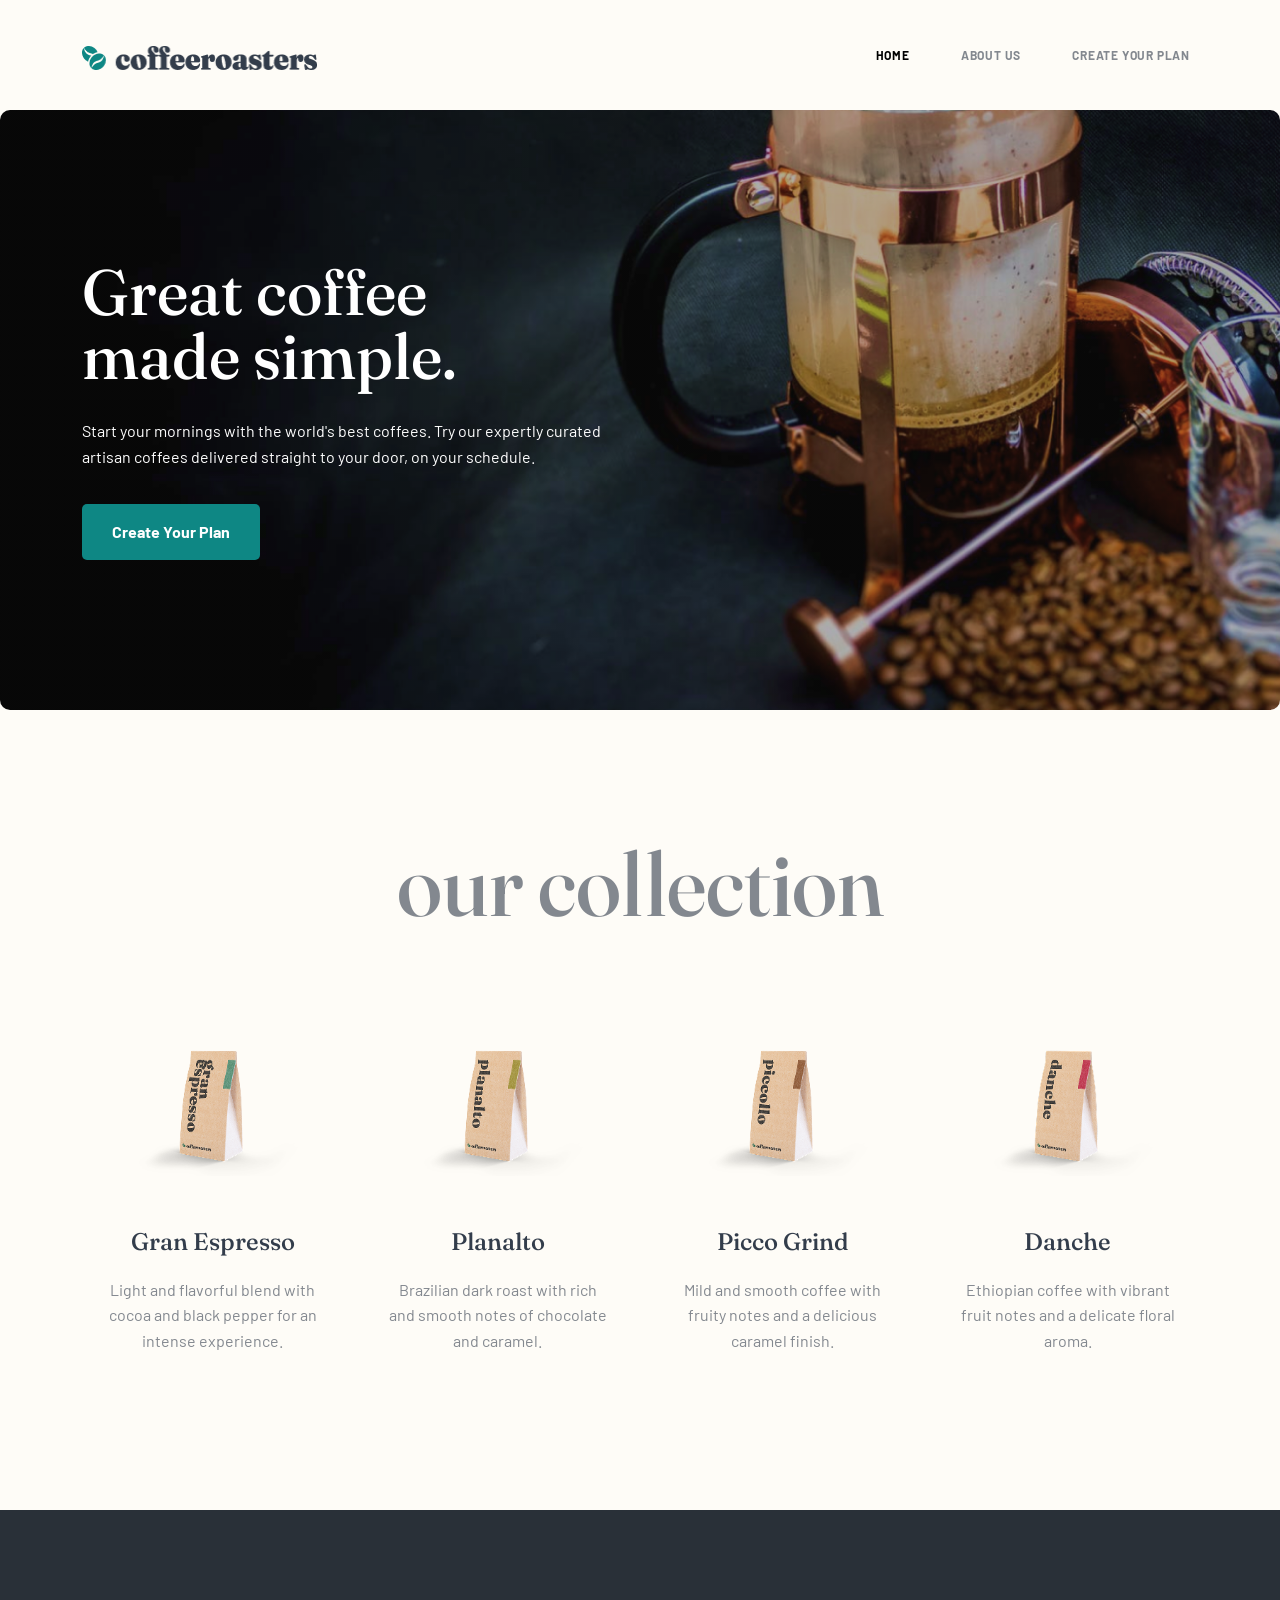
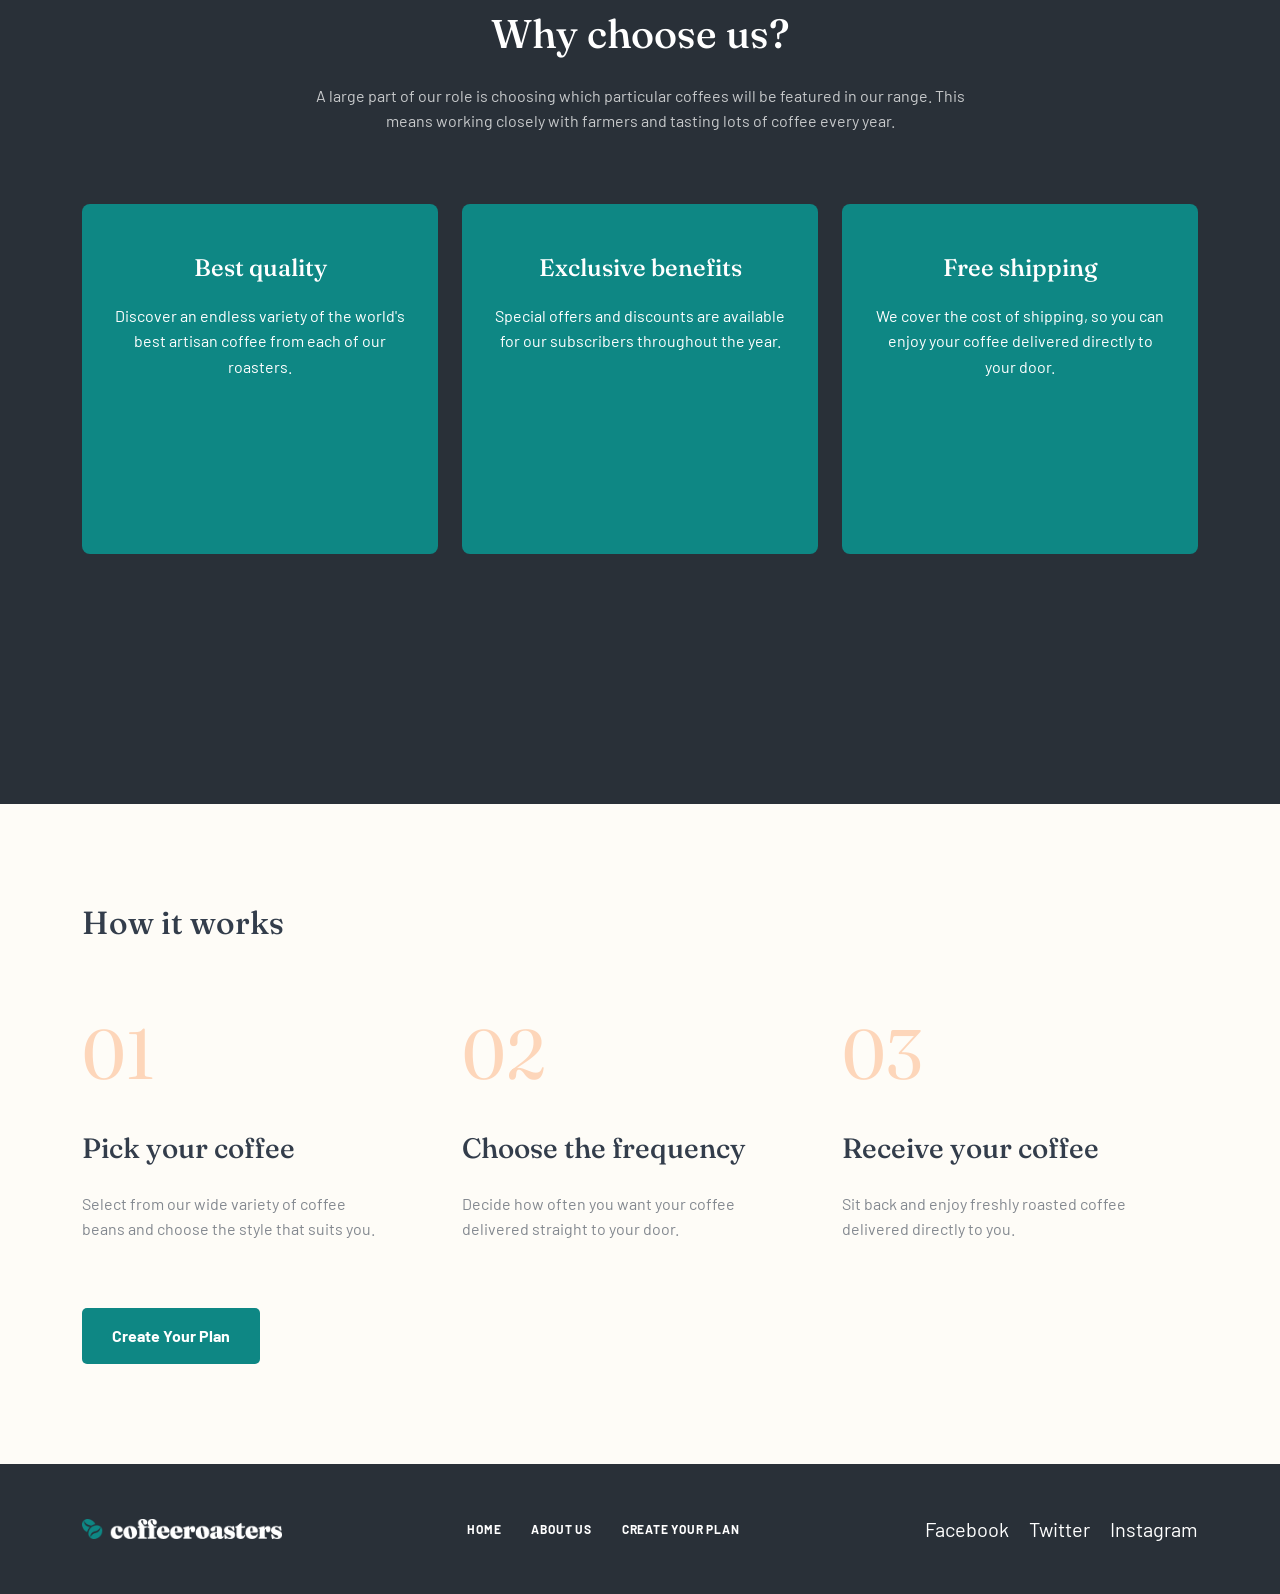
<file: index.html>
<!DOCTYPE html>
<html lang="en">

<head>
  <meta charset="UTF-8">
  <meta name="viewport" content="width=device-width, initial-scale=1.0">

  <title>Coffee Shop</title>

  <link
    href="https://cdn.jsdelivr.net/npm/bootstrap@5.3.3/dist/css/bootstrap.min.css"
    rel="stylesheet"
  >

  <link rel="preconnect" href="https://fonts.googleapis.com">
  <link rel="preconnect" href="https://fonts.gstatic.com" crossorigin>

  <link
    href="https://fonts.googleapis.com/css2?family=Barlow:wght@400;500;600;700&family=Fraunces:wght@700;900&display=swap"
    rel="stylesheet"
  >

  <link rel="stylesheet" href="./index.css">
</head>

<body>

  <nav class="navbar navbar-expand-lg">
    <div class="container">

      <a class="navbar-brand" href="./index.html">
        <img src="./Logo.png" alt="Coffee Shop Logo">
      </a>

      <button
        class="navbar-toggler"
        type="button"
        data-bs-toggle="collapse"
        data-bs-target="#navbarNav"
      >
        <span class="navbar-toggler-icon"></span>
      </button>

      <div class="collapse navbar-collapse" id="navbarNav">
        <ul class="navbar-nav ms-auto">

          <li class="nav-item">
            <a class="nav-link active" href="./index.html">
              HOME
            </a>
          </li>

          <li class="nav-item">
            <a class="nav-link" href="./about.html">
              ABOUT US
            </a>
          </li>

          <li class="nav-item">
            <a class="nav-link" href="./create-plan.html">
              CREATE YOUR PLAN
            </a>
          </li>

        </ul>
      </div>

    </div>
  </nav>


  <section class="home-hero">

    <div class="container">

      <div class="home-hero-content">

        <h1>
          Great coffee<br>
          made simple.
        </h1>

        <p>
          Start your mornings with the world's best coffees.
          Try our expertly curated artisan coffees delivered
          straight to your door, on your schedule.
        </p>

        <a href="./create-plan.html" class="home-button">
          Create Your Plan
        </a>

      </div>

    </div>

  </section>


  <section class="collection">

    <div class="container">

      <h2 class="collection-title">
        our collection
      </h2>

      <div class="row">

        <div class="col-lg-3 col-md-6">
          <div class="coffee-card">

            <img
              src="./Collection Image.png"
              alt="Gran Espresso"
            >

            <h3>
              Gran Espresso
            </h3>

            <p>
              Light and flavorful blend with cocoa
              and black pepper for an intense experience.
            </p>

          </div>
        </div>


        <div class="col-lg-3 col-md-6">
          <div class="coffee-card">

            <img
              src="./Collection Image (1).png"
              alt="Planalto"
            >

            <h3>
              Planalto
            </h3>

            <p>
              Brazilian dark roast with rich and
              smooth notes of chocolate and caramel.
            </p>

          </div>
        </div>


        <div class="col-lg-3 col-md-6">
          <div class="coffee-card">

            <img
              src="./Collection Image (2).png"
              alt="Picco Grind"
            >

            <h3>
              Picco Grind
            </h3>

            <p>
              Mild and smooth coffee with fruity
              notes and a delicious caramel finish.
            </p>

          </div>
        </div>


        <div class="col-lg-3 col-md-6">
          <div class="coffee-card">

            <img
              src="./Collection Image (3).png"
              alt="Danche"
            >

            <h3>
              Danche
            </h3>

            <p>
              Ethiopian coffee with vibrant fruit
              notes and a delicate floral aroma.
            </p>

          </div>
        </div>

      </div>

    </div>

  </section>


  <section class="why-us">

    <div class="container">

      <div class="why-header">

        <h2>
          Why choose us?
        </h2>

        <p>
          A large part of our role is choosing which particular
          coffees will be featured in our range. This means working
          closely with farmers and tasting lots of coffee every year.
        </p>

      </div>


      <div class="row why-cards">

        <div class="col-lg-4">
          <div class="why-card">

            <h3>
              Best quality
            </h3>

            <p>
              Discover an endless variety of the world's best
              artisan coffee from each of our roasters.
            </p>

          </div>
        </div>


        <div class="col-lg-4">
          <div class="why-card">

            <h3>
              Exclusive benefits
            </h3>

            <p>
              Special offers and discounts are available
              for our subscribers throughout the year.
            </p>

          </div>
        </div>


        <div class="col-lg-4">
          <div class="why-card">

            <h3>
              Free shipping
            </h3>

            <p>
              We cover the cost of shipping, so you can enjoy
              your coffee delivered directly to your door.
            </p>

          </div>
        </div>

      </div>

    </div>

  </section>


  <section class="how-it-works">

    <div class="container">

      <h2>
        How it works
      </h2>

      <div class="row">

        <div class="col-lg-4">
          <div class="home-step">

            <span>
              01
            </span>

            <h3>
              Pick your coffee
            </h3>

            <p>
              Select from our wide variety of coffee beans
              and choose the style that suits you.
            </p>

          </div>
        </div>


        <div class="col-lg-4">
          <div class="home-step">

            <span>
              02
            </span>

            <h3>
              Choose the frequency
            </h3>

            <p>
              Decide how often you want your coffee
              delivered straight to your door.
            </p>

          </div>
        </div>


        <div class="col-lg-4">
          <div class="home-step">

            <span>
              03
            </span>

            <h3>
              Receive your coffee
            </h3>

            <p>
              Sit back and enjoy freshly roasted coffee
              delivered directly to you.
            </p>

          </div>
        </div>

      </div>


      <a href="./create-plan.html" class="home-button">
        Create Your Plan
      </a>

    </div>

  </section>


  <footer>

    <div class="container">

      <div class="footer-content">

        <img
          src="./Footer Logo.png"
          alt="Coffee Shop Logo"
        >

        <div class="footer-links">

          <a href="./index.html">
            HOME
          </a>

          <a href="./about.html">
            ABOUT US
          </a>

          <a href="./create-plan.html">
            CREATE YOUR PLAN
          </a>

        </div>

        <div class="social">

          <a href="#">
            Facebook
          </a>

          <a href="#">
            Twitter
          </a>

          <a href="#">
            Instagram
          </a>

        </div>

      </div>

    </div>

  </footer>


  <script
    src="https://cdn.jsdelivr.net/npm/bootstrap@5.3.3/dist/js/bootstrap.bundle.min.js">
  </script>

</body>

</html>
</file>
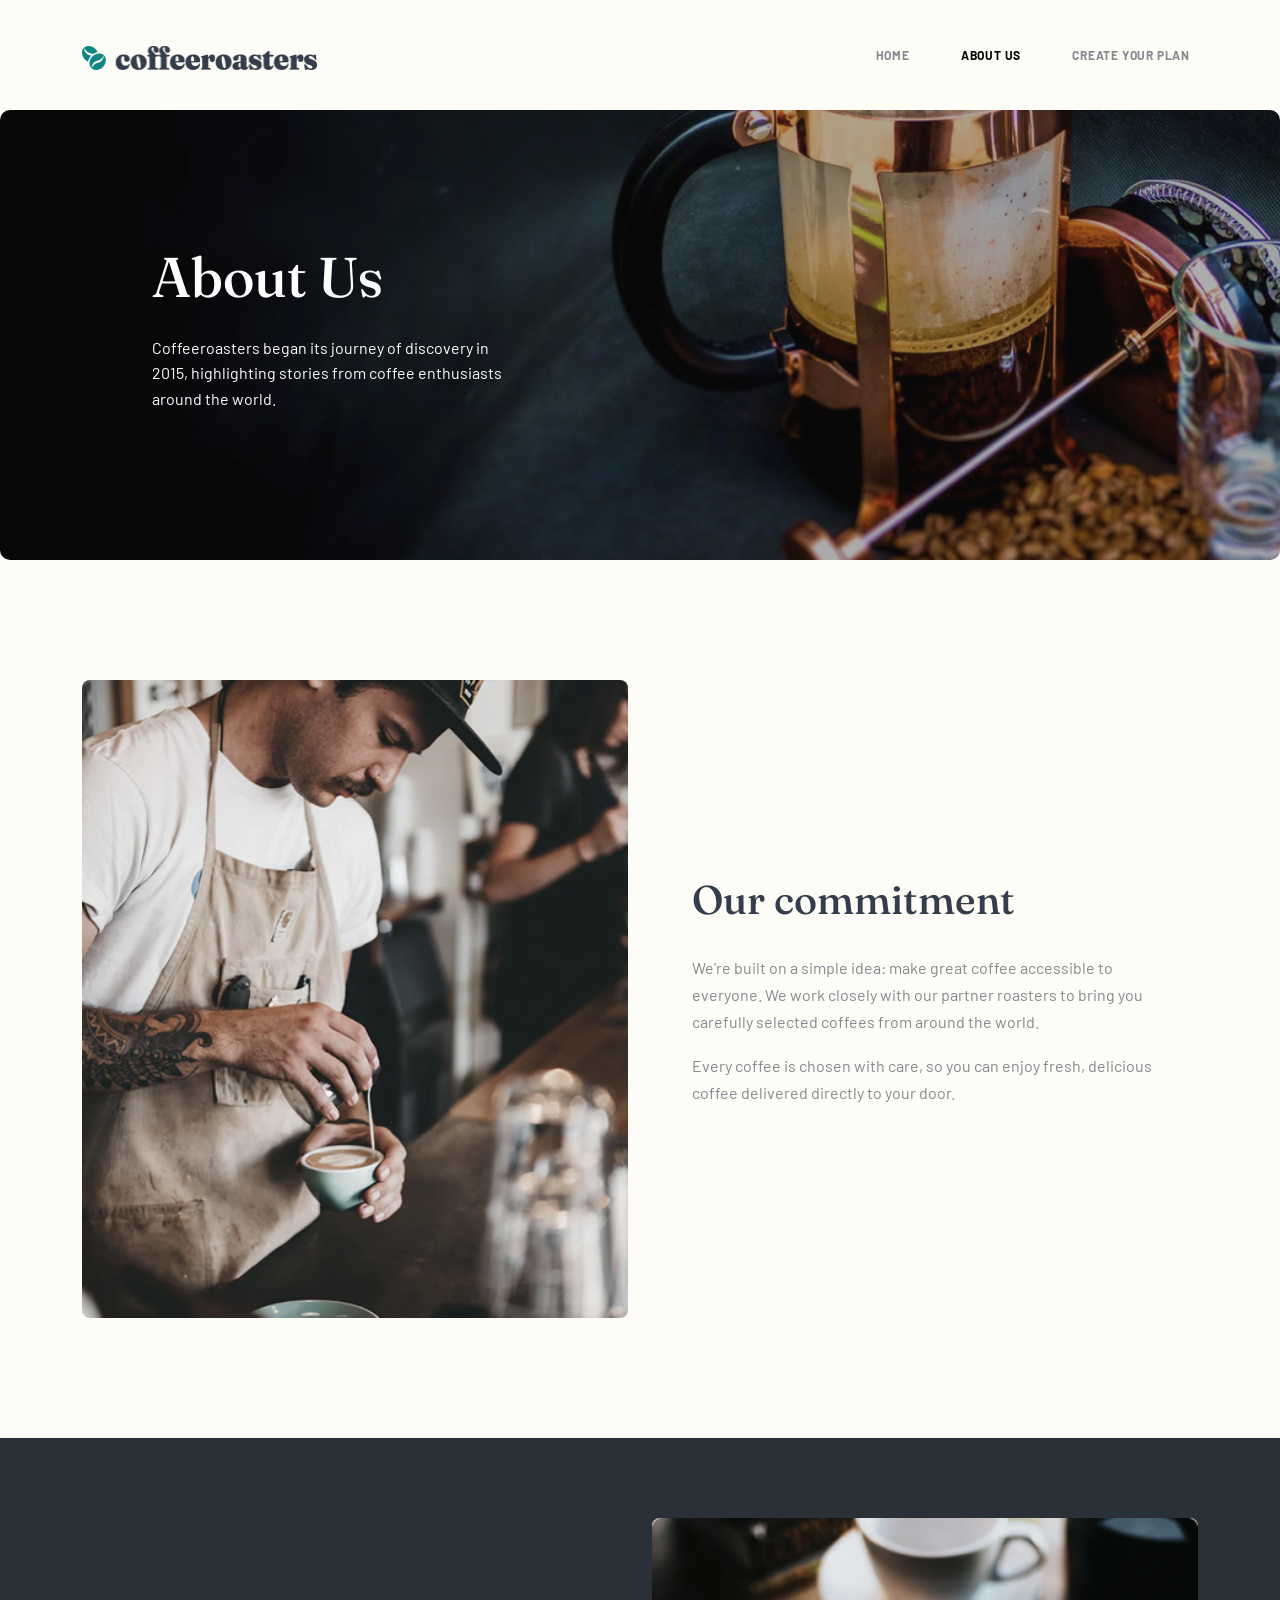
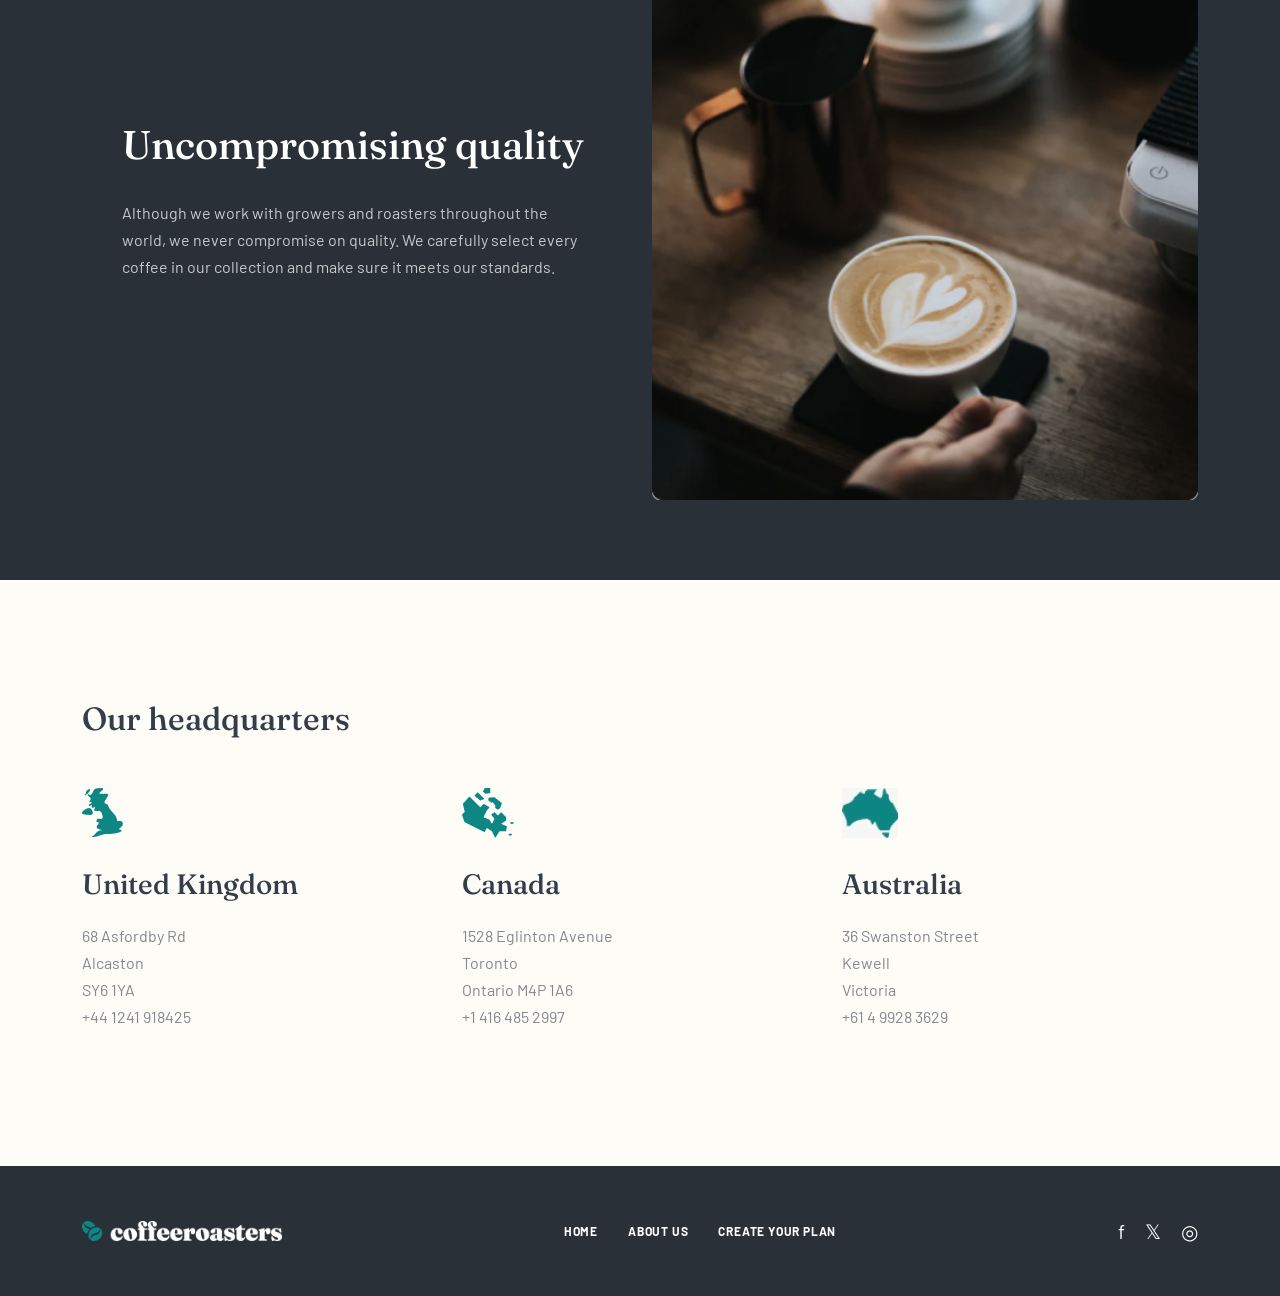
<file: about.html>
<!DOCTYPE html>
<html lang="en">

<head>
  <meta charset="UTF-8">

  <meta name="viewport" content="width=device-width, initial-scale=1.0">

  <title>About Us - Coffee Roasters</title>

  <!-- Bootstrap -->
  <link
    href="https://cdn.jsdelivr.net/npm/bootstrap@5.3.3/dist/css/bootstrap.min.css"
    rel="stylesheet"
  >

  <!-- Google Fonts -->
  <link rel="preconnect" href="https://fonts.googleapis.com">
  <link rel="preconnect" href="https://fonts.gstatic.com" crossorigin>

  <link
    href="https://fonts.googleapis.com/css2?family=Barlow:wght@400;500;600;700&family=Fraunces:opsz,wght@9..144,600;9..144,700&display=swap"
    rel="stylesheet"
  >

  <!-- CSS -->
  <link rel="stylesheet" href="./index.css">
</head>

<body>

  <!-- NAVBAR -->

  <nav class="navbar navbar-expand-lg">
    <div class="container">

      <a class="navbar-brand" href="./index.html">
        <img src="./Logo.png" alt="Coffee Roasters">
      </a>

      <button
        class="navbar-toggler"
        type="button"
        data-bs-toggle="collapse"
        data-bs-target="#navbarMenu"
      >
        <span class="navbar-toggler-icon"></span>
      </button>

      <div class="collapse navbar-collapse" id="navbarMenu">

        <ul class="navbar-nav ms-auto">

          <li class="nav-item">
            <a class="nav-link" href="./index.html">
              HOME
            </a>
          </li>

          <li class="nav-item">
            <a class="nav-link active" href="./about.html">
              ABOUT US
            </a>
          </li>

          <li class="nav-item">
            <a class="nav-link" href="./create-plan.html">
              CREATE YOUR PLAN
            </a>
          </li>

        </ul>

      </div>
    </div>
  </nav>


  <!-- ABOUT HERO -->

  <section class="about-hero">

    <div class="container">

      <div class="about-hero-content">

        <h1>About Us</h1>

        <p>
          Coffeeroasters began its journey of discovery
          in 2015, highlighting stories from coffee
          enthusiasts around the world.
        </p>

      </div>

    </div>

  </section>


  <!-- COMMITMENT -->

  <section class="commitment">

    <div class="container">

      <div class="row align-items-center">

        <div class="col-lg-6">

          <img
            src="./Bitmap.png"
            alt="Coffee farmer"
          >

        </div>

        <div class="col-lg-6">

          <div class="commitment-content">

            <h2>Our commitment</h2>

            <p>
              We're built on a simple idea: make great
              coffee accessible to everyone. We work
              closely with our partner roasters to bring
              you carefully selected coffees from around
              the world.
            </p>

            <p>
              Every coffee is chosen with care, so you can
              enjoy fresh, delicious coffee delivered
              directly to your door.
            </p>

          </div>

        </div>

      </div>

    </div>

  </section>


  <!-- QUALITY -->

  <section class="quality">

    <div class="container">

      <div class="row align-items-center">

        <div class="col-lg-6">

          <div class="quality-content">

            <h2>Uncompromising quality</h2>

            <p>
              Although we work with growers and roasters
              throughout the world, we never compromise
              on quality. We carefully select every coffee
              in our collection and make sure it meets
              our standards.
            </p>

          </div>

        </div>

        <div class="col-lg-6">

          <img
            src="./Bitmap.jpg.jpeg"
            alt="Coffee"
          >

        </div>

      </div>

    </div>

  </section>


  <!-- HEADQUARTERS -->

  <section class="headquarters">

    <div class="container">

      <h2>Our headquarters</h2>

      <div class="row">

        <div class="col-lg-4">

          <img
            src="./UK Map.png"
            alt="United Kingdom"
          >

          <h3>United Kingdom</h3>

          <p>
            68 Asfordby Rd<br>
            Alcaston<br>
            SY6 1YA<br>
            +44 1241 918425
          </p>

        </div>


        <div class="col-lg-4">

          <img
            src="./Canada Map.png"
            alt="Canada"
          >

          <h3>Canada</h3>

          <p>
            1528 Eglinton Avenue<br>
            Toronto<br>
            Ontario M4P 1A6<br>
            +1 416 485 2997
          </p>

        </div>


        <div class="col-lg-4">

          <img
            src="./Australia Map.png"
            alt="Australia"
          >

          <h3>Australia</h3>

          <p>
            36 Swanston Street<br>
            Kewell<br>
            Victoria<br>
            +61 4 9928 3629
          </p>

        </div>

      </div>

    </div>

  </section>


  <!-- FOOTER -->

  <footer>

    <div class="container">

      <div class="footer-content">

        <img
          src="./Footer Logo.png"
          alt="Coffee Roasters"
        >

        <div class="footer-links">

          <a href="./index.html">HOME</a>

          <a href="./about.html">ABOUT US</a>

          <a href="./create-plan.html">CREATE YOUR PLAN</a>

        </div>

        <div class="social">

          <a href="#">f</a>
          <a href="#">𝕏</a>
          <a href="#">◎</a>

        </div>

      </div>

    </div>

  </footer>


  <script
    src="https://cdn.jsdelivr.net/npm/bootstrap@5.3.3/dist/js/bootstrap.bundle.min.js">
  </script>

</body>

</html>
</file>
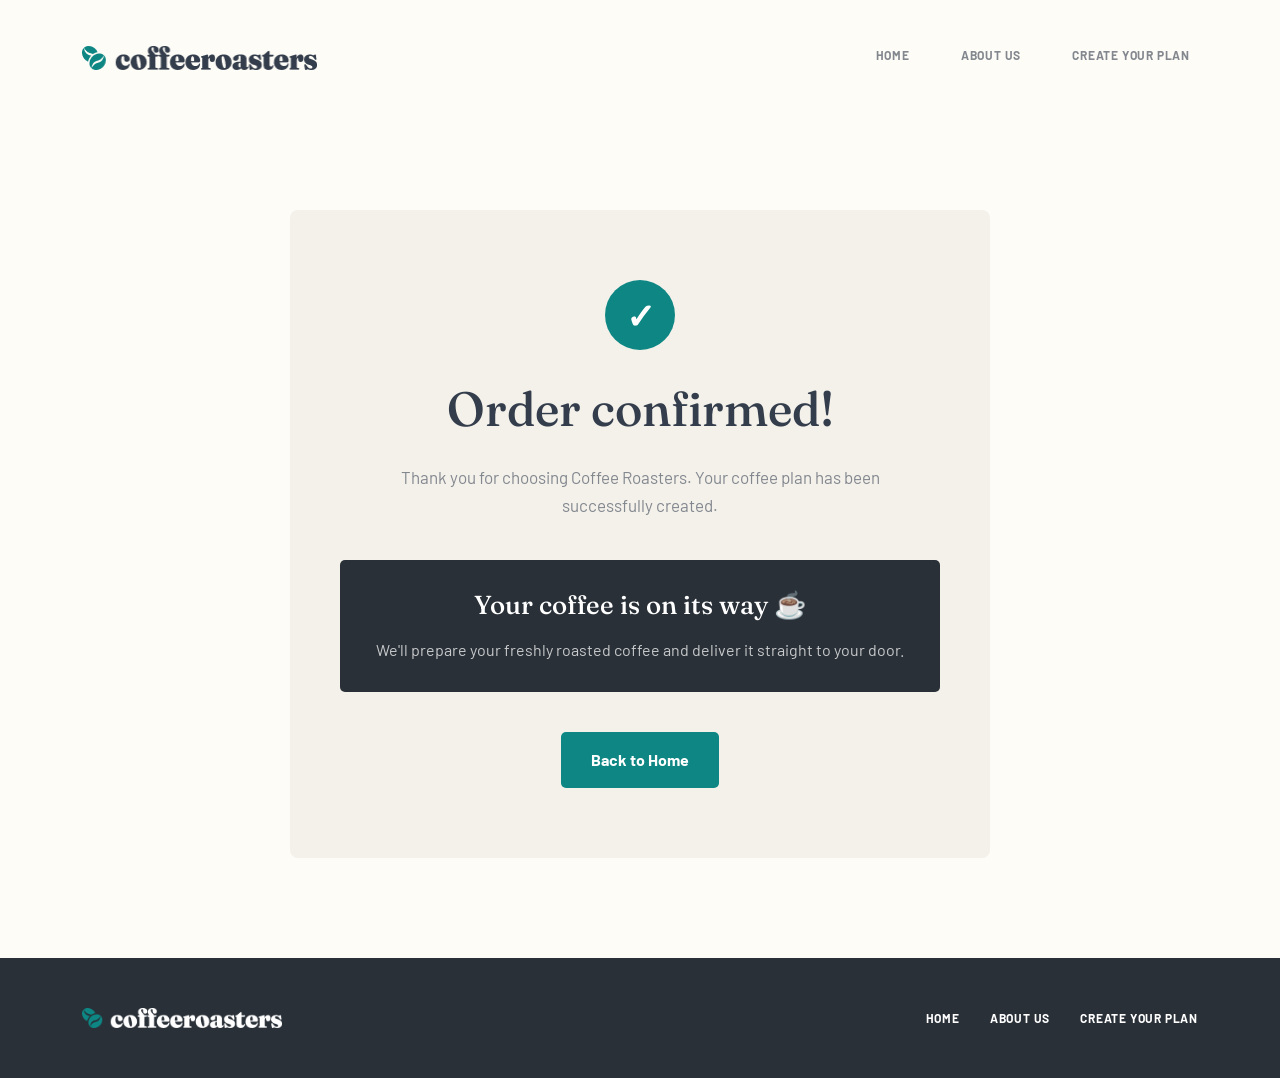
<file: checkout.html>
<!DOCTYPE html>
<html lang="en">

<head>
  <meta charset="UTF-8">
  <meta name="viewport" content="width=device-width, initial-scale=1.0">

  <title>Order Confirmation - Coffee Roasters</title>

  <link
    href="https://cdn.jsdelivr.net/npm/bootstrap@5.3.3/dist/css/bootstrap.min.css"
    rel="stylesheet"
  >

  <link rel="preconnect" href="https://fonts.googleapis.com">
  <link rel="preconnect" href="https://fonts.gstatic.com" crossorigin>

  <link
    href="https://fonts.googleapis.com/css2?family=Barlow:wght@400;500;600;700&family=Fraunces:opsz,wght@9..144,600;9..144,700&display=swap"
    rel="stylesheet"
  >

  <link rel="stylesheet" href="./index.css">
</head>

<body>

  <nav class="navbar navbar-expand-lg">
    <div class="container">

      <a class="navbar-brand" href="./index.html">
        <img src="./Logo.png" alt="Coffee Roasters">
      </a>

      <div class="collapse navbar-collapse show">
        <ul class="navbar-nav ms-auto">

          <li class="nav-item">
            <a class="nav-link" href="./index.html">
              HOME
            </a>
          </li>

          <li class="nav-item">
            <a class="nav-link" href="./about.html">
              ABOUT US
            </a>
          </li>

          <li class="nav-item">
            <a class="nav-link" href="./create-plan.html">
              CREATE YOUR PLAN
            </a>
          </li>

        </ul>
      </div>

    </div>
  </nav>


  <section class="checkout-page">

    <div class="container">

      <div class="checkout-card">

        <div class="checkout-icon">
          ✓
        </div>

        <h1>
          Order confirmed!
        </h1>

        <p class="checkout-message">
          Thank you for choosing Coffee Roasters.
          Your coffee plan has been successfully created.
        </p>

        <div class="checkout-details">

          <h2>
            Your coffee is on its way ☕
          </h2>

          <p>
            We'll prepare your freshly roasted coffee
            and deliver it straight to your door.
          </p>

        </div>

        <a
          href="./index.html"
          class="home-button"
        >
          Back to Home
        </a>

      </div>

    </div>

  </section>


  <footer>

    <div class="container">

      <div class="footer-content">

        <img
          src="./Footer Logo.png"
          alt="Coffee Roasters"
        >

        <div class="footer-links">

          <a href="./index.html">HOME</a>
          <a href="./about.html">ABOUT US</a>
          <a href="./create-plan.html">CREATE YOUR PLAN</a>

        </div>

      </div>

    </div>

  </footer>

</body>

</html>
</file>
<file: index.css>
* {
  margin: 0;
  padding: 0;
  box-sizing: border-box;
}

body {
  font-family: "Barlow", sans-serif;
  background-color: #fefcf7;
  color: #333d4b;
}

h1,
h2,
h3 {
  font-family: "Fraunces", serif;
}

a {
  text-decoration: none;
}


/* =========================
   NAVBAR
========================= */

.navbar {
  padding: 35px 0;
  background-color: #fefcf7;
}

.navbar-brand img {
  width: 235px;
  max-width: 100%;
}

.navbar-nav {
  gap: 35px;
}

.nav-link {
  color: #83888f;
  font-size: 12px;
  font-weight: 700;
  letter-spacing: 0.8px;
}

.nav-link:hover,
.nav-link.active {
  color: #333d4b;
}

.navbar-toggler {
  border: none;
  box-shadow: none !important;
}


/* =========================
   HERO
========================= */

.plan-hero {
  min-height: 450px;
  background-image:
    linear-gradient(
      rgba(0, 0, 0, 0.25),
      rgba(0, 0, 0, 0.25)
    ),
    url("./plan-hero.jpg");

  background-size: cover;
  background-position: center;
  border-radius: 10px;

  display: flex;
  align-items: center;
  padding: 70px;
}

.plan-hero-content {
  max-width: 500px;
  color: white;
}

.plan-hero-content h1 {
  font-size: 56px;
  margin-bottom: 25px;
}

.plan-hero-content p {
  font-size: 16px;
  line-height: 1.6;
}


/* =========================
   STEPS
========================= */

.steps {
  background-color: #293038;
  color: white;
  margin-top: 80px;
  padding: 90px 0;
  position: relative;
}

.steps-line {
  height: 2px;
  background-color: #fdd6ba;
  width: 66%;
  margin-bottom: 50px;
}

.step {
  position: relative;
  padding-right: 40px;
}

.number {
  width: 55px;
  height: 55px;
  border: 2px solid #0e8784;
  border-radius: 50%;

  display: flex;
  align-items: center;
  justify-content: center;

  color: #fdd6ba;
  font-size: 18px;
  font-weight: 700;

  margin-bottom: 30px;
}

.step h2 {
  font-size: 32px;
  line-height: 1.2;
  margin-bottom: 25px;
}

.step p {
  color: #c7c9cb;
  line-height: 1.6;
  max-width: 280px;
}


/* =========================
   PLAN SECTION
========================= */

.plan-section {
  padding: 100px 0;
}

.side-menu {
  position: sticky;
  top: 30px;
}

.side-menu a {
  display: block;
  padding: 18px 0;

  color: #83888f;
  border-bottom: 1px solid #ddd;

  font-weight: 700;
  font-size: 16px;
}

.side-menu a span {
  margin-right: 20px;
  color: #acb0b4;
}

.side-menu a.active {
  color: #333d4b;
}

.side-menu a.active span {
  color: #0e8784;
}


/* =========================
   QUESTIONS
========================= */

.question {
  margin-bottom: 45px;
}

.question-title {
  display: flex;
  justify-content: space-between;
  align-items: center;

  cursor: pointer;
  margin-bottom: 30px;
}

.question-title h2 {
  font-size: 32px;
  margin: 0;
}

.question-title span {
  color: #0e8784;
  font-size: 30px;
  transition: 0.3s;
}

.question-title span.open {
  transform: rotate(180deg);
}


/* =========================
   ANSWERS
========================= */

.answers {
  display: grid;
  grid-template-columns: repeat(3, 1fr);
  gap: 20px;

  transition: 0.3s;
}

.answers.hidden {
  display: none;
}

.answer {
  border: none;
  background-color: #f4f1eb;

  text-align: left;
  padding: 30px;

  min-height: 230px;

  cursor: pointer;

  transition: 0.25s;
}

.answer:hover {
  background-color: #e2dfd8;
}

.answer.selected {
  background-color: #0e8784;
  color: white;
}

.answer h3 {
  font-size: 24px;
  margin-bottom: 20px;
}

.answer p {
  font-size: 15px;
  line-height: 1.6;
  margin: 0;
}

.answer.selected p {
  color: white;
}


/* =========================
   SUMMARY
========================= */

.summary {
  background-color: #293038;
  color: white;
  padding: 40px;
  margin-top: 70px;
}

.summary p {
  font-size: 13px;
  font-weight: 700;
  letter-spacing: 1px;
  color: #aeb2b5;
  margin-bottom: 20px;
}

.summary h3 {
  font-size: 22px;
  line-height: 1.6;
}

.summary h3 span {
  color: #0e8784;
}


/* =========================
   CREATE BUTTON
========================= */

.create {
  text-align: right;
  margin-top: 35px;
}

.create button {
  border: none;
  background-color: #0e8784;
  color: white;

  padding: 18px 30px;

  font-size: 15px;
  font-weight: 700;

  border-radius: 5px;

  cursor: pointer;
}

.create button:hover {
  background-color: #086f6d;
}


/* =========================
   FOOTER
========================= */

footer {
  background-color: #293038;
  padding: 50px 0;
}

.footer-content {
  display: flex;
  align-items: center;
  justify-content: space-between;
  gap: 30px;
}

.footer-content img {
  width: 200px;
}

.footer-links {
  display: flex;
  gap: 30px;
}

.footer-links a {
  color: white;
  font-size: 12px;
  font-weight: 700;
  letter-spacing: 0.8px;
}

.social {
  display: flex;
  gap: 20px;
}

.social a {
  color: white;
  font-size: 20px;
}


/* =========================
   MODAL
========================= */

.modal-overlay {
  position: fixed;
  inset: 0;

  background-color: rgba(0, 0, 0, 0.65);

  display: flex;
  align-items: center;
  justify-content: center;

  padding: 20px;

  opacity: 0;
  visibility: hidden;

  transition: 0.3s;

  z-index: 9999;
}

.modal-overlay.active {
  opacity: 1;
  visibility: visible;
}

.order-modal {
  width: 100%;
  max-width: 650px;
  background-color: #fefcf7;

  border-radius: 8px;

  overflow: hidden;

  transform: translateY(20px);
  transition: 0.3s;
}

.modal-overlay.active .order-modal {
  transform: translateY(0);
}

.modal-header {
  background-color: #293038;
  color: white;

  padding: 25px 30px;

  display: flex;
  align-items: center;
  justify-content: space-between;
}

.modal-header h2 {
  margin: 0;
}

.close-modal {
  border: none;
  background: transparent;
  color: white;

  font-size: 32px;
  line-height: 1;

  cursor: pointer;
}

.modal-body {
  padding: 35px;
}

.quote {
  font-family: "Fraunces", serif;
  font-size: 24px;
  line-height: 1.6;
  color: #333d4b;
}

.quote span {
  color: #0e8784;
}

.description {
  color: #83888f;
  line-height: 1.6;
  margin-top: 25px;
}

.modal-footer {
  display: flex;
  align-items: center;
  justify-content: space-between;

  margin-top: 30px;
  padding: 0;
}

.price {
  font-family: "Fraunces", serif;
  font-size: 25px;
  color: #333d4b;
}

.checkout-btn {
  border: none;
  background-color: #0e8784;
  color: white;

  padding: 15px 28px;

  border-radius: 5px;

  font-weight: 700;

  cursor: pointer;
}

.checkout-btn:hover {
  background-color: #086f6d;
}


/* =========================
   RESPONSIVE
========================= */

@media (max-width: 991px) {

  .plan-hero {
    min-height: 400px;
  }

  .side-menu {
    position: static;
    margin-bottom: 50px;
  }

  .answers {
    grid-template-columns: repeat(2, 1fr);
  }

  .footer-content {
    flex-direction: column;
    text-align: center;
  }

}


@media (max-width: 767px) {

  .navbar {
    padding: 25px 0;
  }

  .navbar-brand img {
    width: 190px;
  }

  .plan-hero {
    min-height: 350px;
    padding: 40px 25px;
  }

  .plan-hero-content h1 {
    font-size: 42px;
  }

  .steps {
    padding: 60px 0;
  }

  .steps-line {
    display: none;
  }

  .step {
    margin-bottom: 50px;
  }

  .plan-section {
    padding: 60px 0;
  }

  .question-title h2 {
    font-size: 25px;
  }

  .answers {
    grid-template-columns: 1fr;
  }

  .answer {
    min-height: auto;
  }

  .summary {
    padding: 25px;
  }

  .summary h3 {
    font-size: 18px;
  }

  .create {
    text-align: center;
  }

  .create button {
    width: 100%;
  }

  .footer-links {
    flex-direction: column;
    gap: 15px;
  }

  .modal-body {
    padding: 25px;
  }

  .quote {
    font-size: 19px;
  }

  .modal-footer {
    flex-direction: column;
    gap: 20px;
    align-items: stretch;
  }

  .checkout-btn {
    width: 100%;
  }

}
/* =========================
   HOME PAGE
========================= */

.home-hero {
  min-height: 600px;
  background-image:
    linear-gradient(
      rgba(0, 0, 0, 0.25),
      rgba(0, 0, 0, 0.25)
    ),
    url("./Hero Image.png");
  background-size: cover;
  background-position: center;
  border-radius: 10px;

  display: flex;
  align-items: center;
}

.home-hero-content {
  max-width: 520px;
  color: white;
  padding: 80px 0;
}

.home-hero-content h1 {
  font-size: 64px;
  line-height: 1;
  margin-bottom: 30px;
}

.home-hero-content p {
  font-size: 16px;
  line-height: 1.6;
  margin-bottom: 35px;
}

.home-button {
  display: inline-block;
  background-color: #0e8784;
  color: white;
  padding: 16px 30px;
  border-radius: 5px;
  font-weight: 700;
}

.home-button:hover {
  background-color: #086f6d;
  color: white;
}


/* =========================
   COLLECTION
========================= */

.collection {
  padding: 120px 0;
}

.collection-title {
  text-align: center;
  font-size: 90px;
  color: #83888f;
  margin-bottom: 60px;
}

.coffee-card {
  text-align: center;
  padding: 20px;
}

.coffee-card img {
  width: 180px;
  height: 180px;
  object-fit: contain;
  margin-bottom: 30px;
}

.coffee-card h3 {
  font-size: 24px;
  margin-bottom: 20px;
}

.coffee-card p {
  color: #83888f;
  line-height: 1.6;
}


/* =========================
   WHY US
========================= */

.why-us {
  background-color: #293038;
  color: white;
  padding: 100px 0 250px;
}

.why-header {
  text-align: center;
  max-width: 650px;
  margin: 0 auto 70px;
}

.why-header h2 {
  font-size: 40px;
  margin-bottom: 25px;
}

.why-header p {
  color: #c7c9cb;
  line-height: 1.6;
}

.why-cards {
  margin-top: 50px;
}

.why-card {
  background-color: #0e8784;
  text-align: center;
  padding: 50px 30px;
  min-height: 350px;
  border-radius: 8px;
}

.why-card img {
  width: 70px;
  height: 70px;
  object-fit: contain;
  margin-bottom: 30px;
}

.why-card h3 {
  font-size: 24px;
  margin-bottom: 20px;
}

.why-card p {
  line-height: 1.6;
}


/* =========================
   HOW IT WORKS
========================= */

.how-it-works {
  padding: 100px 0;
}

.how-it-works > .container > h2 {
  font-size: 32px;
  margin-bottom: 60px;
}

.home-step {
  padding-right: 40px;
}

.home-step span {
  display: block;
  color: #fdd6ba;
  font-family: "Fraunces", serif;
  font-size: 70px;
  margin-bottom: 25px;
}

.home-step h3 {
  font-size: 28px;
  margin-bottom: 25px;
}

.home-step p {
  color: #83888f;
  line-height: 1.6;
  max-width: 300px;
}

.how-it-works .home-button {
  margin-top: 50px;
}


/* =========================
   HOME RESPONSIVE
========================= */

@media (max-width: 767px) {

  .home-hero {
    min-height: 550px;
  }

  .home-hero-content {
    padding: 50px 25px;
  }

  .home-hero-content h1 {
    font-size: 45px;
  }

  .collection {
    padding: 70px 0;
  }

  .collection-title {
    font-size: 48px;
  }

  .why-us {
    padding: 70px 0 100px;
  }

  .why-card {
    margin-bottom: 25px;
  }

  .how-it-works {
    padding: 70px 0;
  }

  .home-step {
    margin-bottom: 50px;
  }

}
/* =========================
   ABOUT PAGE
========================= */

.about-hero {
  min-height: 450px;
  background-image:
    linear-gradient(
      rgba(0, 0, 0, 0.25),
      rgba(0, 0, 0, 0.25)
    ),
    url("./Hero Image.png");
  background-size: cover;
  background-position: center;
  border-radius: 10px;

  display: flex;
  align-items: center;
}

.about-hero-content {
  max-width: 500px;
  color: white;
  padding: 70px;
}

.about-hero-content h1 {
  font-size: 56px;
  margin-bottom: 25px;
}

.about-hero-content p {
  font-size: 16px;
  line-height: 1.6;
}


/* COMMITMENT */

.commitment {
  padding: 120px 0;
}

.commitment img {
  width: 100%;
  border-radius: 8px;
}

.commitment-content {
  padding: 40px;
}

.commitment-content h2 {
  font-size: 40px;
  margin-bottom: 30px;
}

.commitment-content p {
  color: #83888f;
  line-height: 1.7;
}


/* QUALITY */

.quality {
  background-color: #293038;
  color: white;
  padding: 80px 0;
  margin-bottom: 120px;
}

.quality img {
  width: 100%;
  border-radius: 8px;
}

.quality-content {
  padding: 40px;
}

.quality-content h2 {
  font-size: 40px;
  margin-bottom: 30px;
}

.quality-content p {
  color: #c7c9cb;
  line-height: 1.7;
}


/* HEADQUARTERS */

.headquarters {
  padding-bottom: 120px;
}

.headquarters h2 {
  font-size: 32px;
  margin-bottom: 50px;
}

.headquarters img {
  width: 100%;
  height: 50px;
  object-fit: contain;
  object-position: left;
  margin-bottom: 30px;
}

.headquarters h3 {
  font-size: 28px;
  margin-bottom: 20px;
}

.headquarters p {
  color: #83888f;
  line-height: 1.7;
}


/* ABOUT RESPONSIVE */

@media (max-width: 767px) {

  .about-hero {
    min-height: 400px;
  }

  .about-hero-content {
    padding: 40px 25px;
  }

  .about-hero-content h1 {
    font-size: 42px;
  }

  .commitment {
    padding: 70px 0;
  }

  .commitment-content {
    padding: 40px 0;
  }

  .quality {
    padding: 60px 0;
    margin-bottom: 70px;
  }

  .quality-content {
    padding: 40px 0;
  }

  .headquarters {
    padding-bottom: 70px;
  }

}
/* CHECKOUT PAGE */

.checkout-page {
  min-height: 600px;
  padding: 100px 0;
  background-color: #fefcf7;
  display: flex;
  align-items: center;
}

.checkout-card {
  max-width: 700px;
  margin: 0 auto;
  text-align: center;
  background-color: #f4f1eb;
  padding: 70px 50px;
  border-radius: 8px;
}

.checkout-icon {
  width: 70px;
  height: 70px;
  margin: 0 auto 30px;
  border-radius: 50%;
  background-color: #0e8784;
  color: white;
  display: flex;
  align-items: center;
  justify-content: center;
  font-size: 35px;
  font-weight: 700;
}

.checkout-card h1 {
  font-size: 48px;
  margin-bottom: 25px;
}

.checkout-message {
  color: #83888f;
  font-size: 17px;
  line-height: 1.7;
  max-width: 520px;
  margin: 0 auto 40px;
}

.checkout-details {
  background-color: #293038;
  color: white;
  padding: 30px;
  margin-bottom: 40px;
  border-radius: 5px;
}

.checkout-details h2 {
  font-size: 26px;
  margin-bottom: 15px;
}

.checkout-details p {
  color: #c7c9cb;
  margin: 0;
  line-height: 1.6;
}

@media (max-width: 767px) {

  .checkout-page {
    padding: 60px 20px;
  }

  .checkout-card {
    padding: 50px 25px;
  }

  .checkout-card h1 {
    font-size: 36px;
  }

  .checkout-details {
    padding: 25px 20px;
  }

}
</file>
